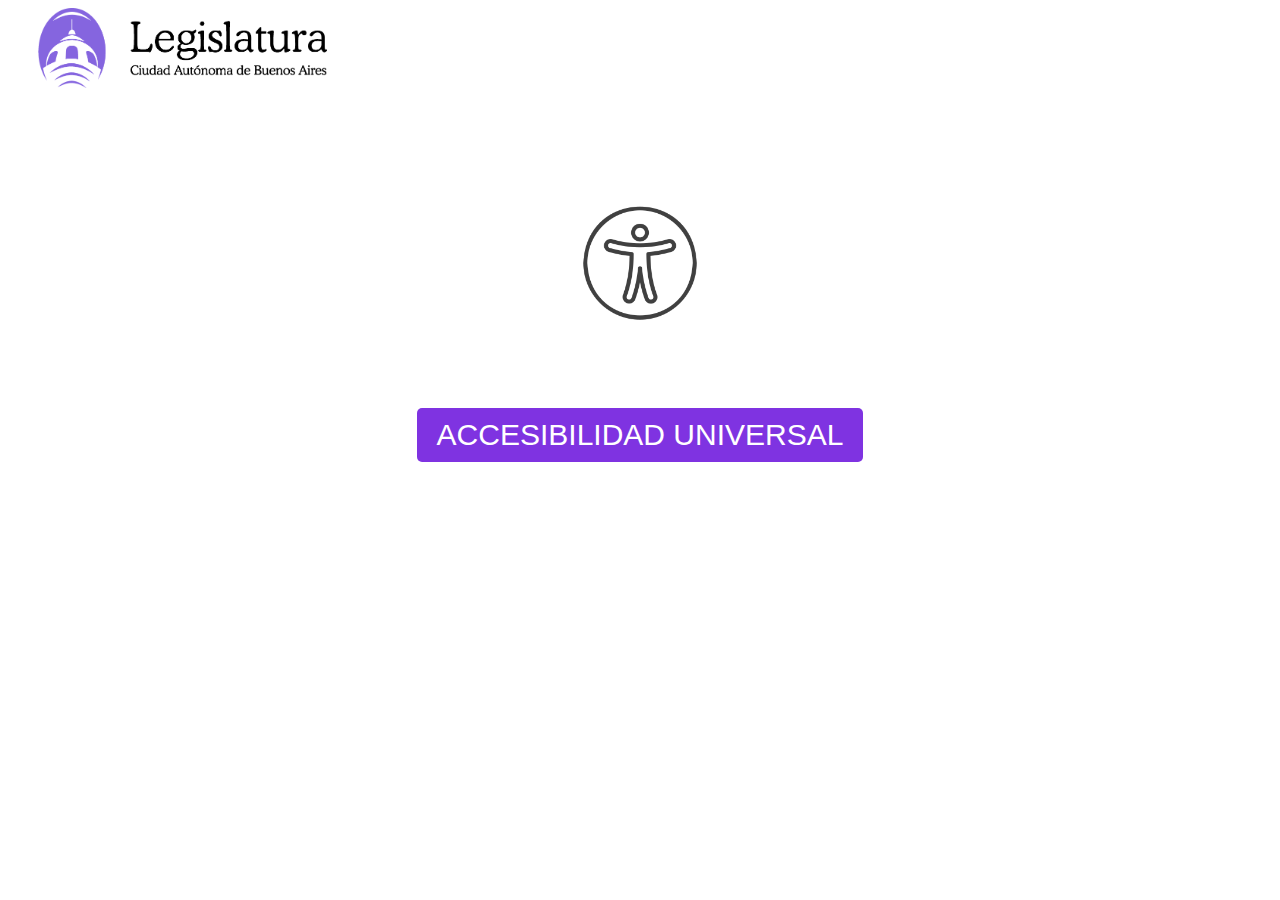
<file: app comunicacion/index.html>
<!DOCTYPE html>
<html lang="en">
<head>
    <meta charset="UTF-8">
    <meta name="viewport" content="width=device-width, initial-scale=1.0">
    <link rel="stylesheet" href="./css/styles.css">
    <title>app comunicacion</title>
    <script src="./js/app.js"></script>
</head>
<body class="body">
    <header class="header">
        <div class="containerTitulo">
            <img src="./imagenes/logo-lcaba.png" alt="" class="logoCaba">
        </div>
    </header>
    <main class="">
        <div class="container-acces">
            <img src="./imagenes/universal.png" alt="" class="accesibilidad">
        </div>
        <div class="container-btn">
            <a href="./botonera.html" class="btn">ACCESIBILIDAD UNIVERSAL</a>
        </div>
    </main>
    <footer>

    </footer>
</body>
</html>
</file>
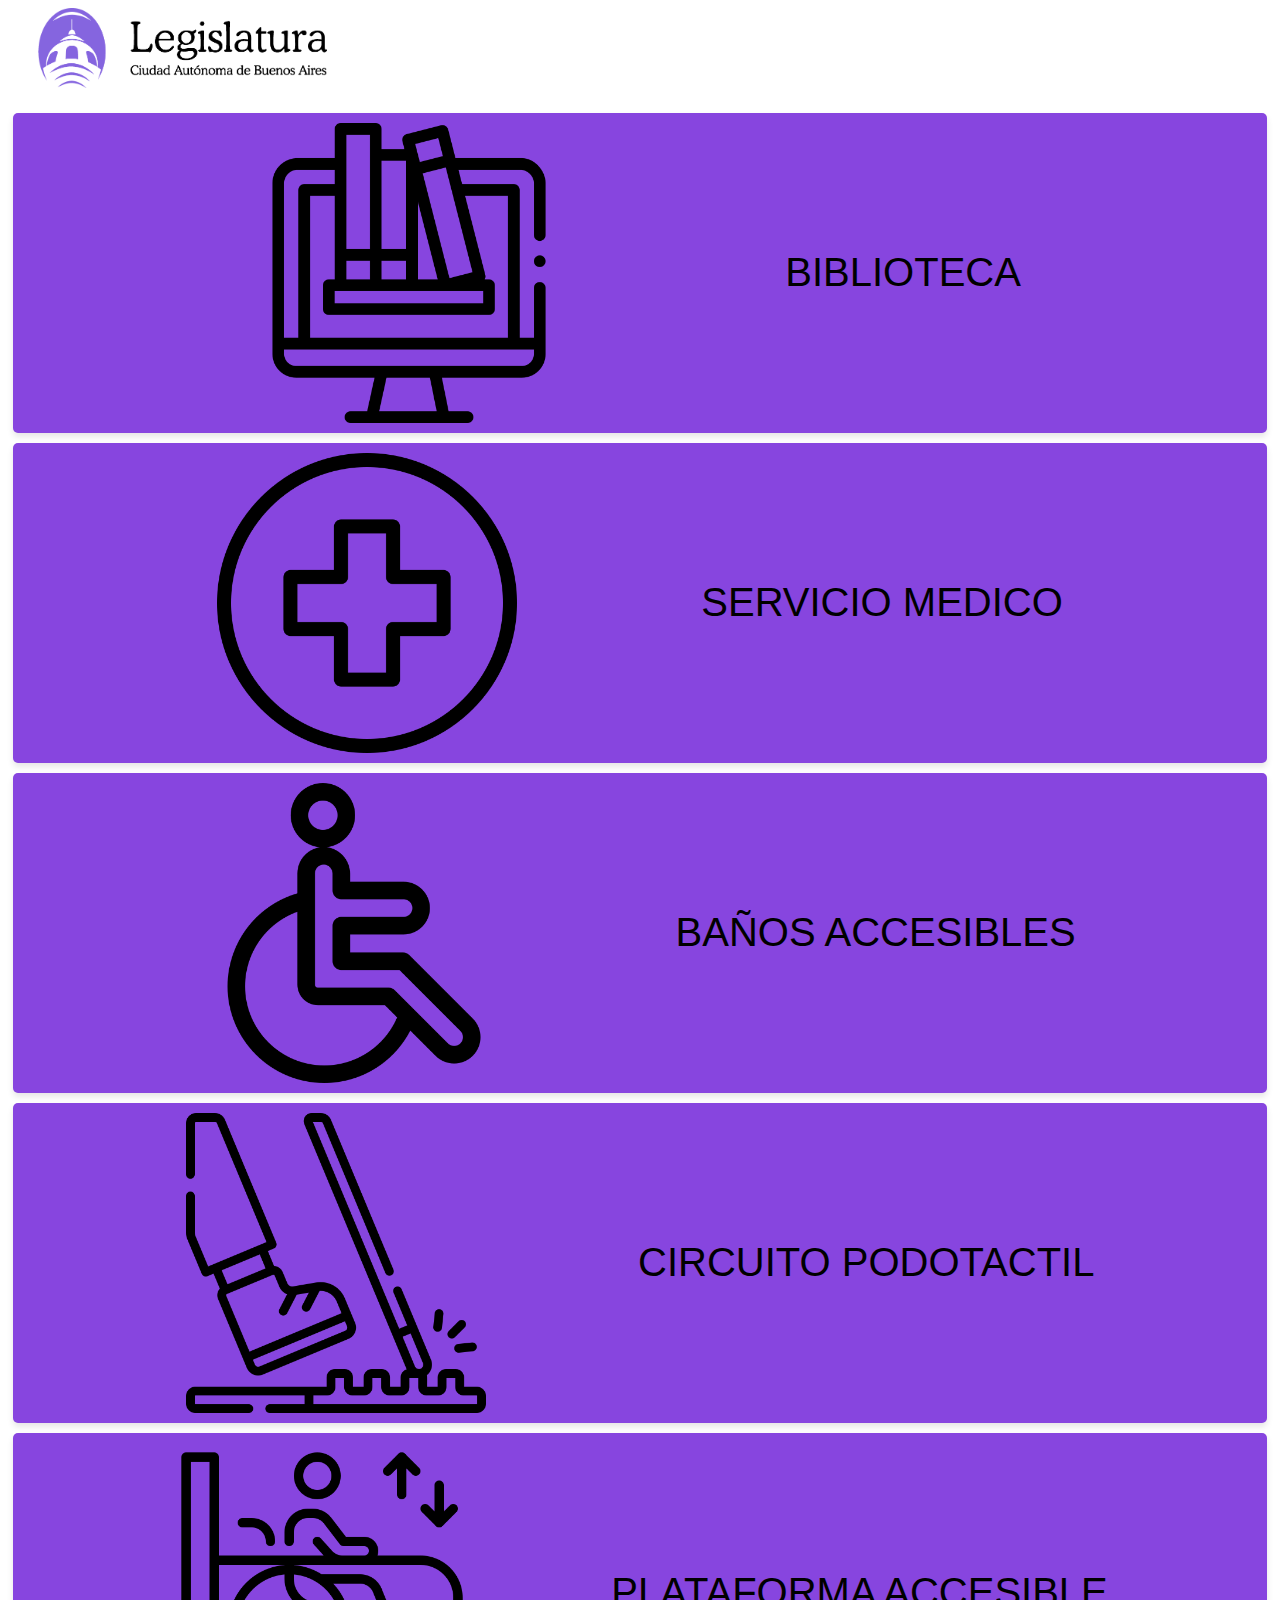
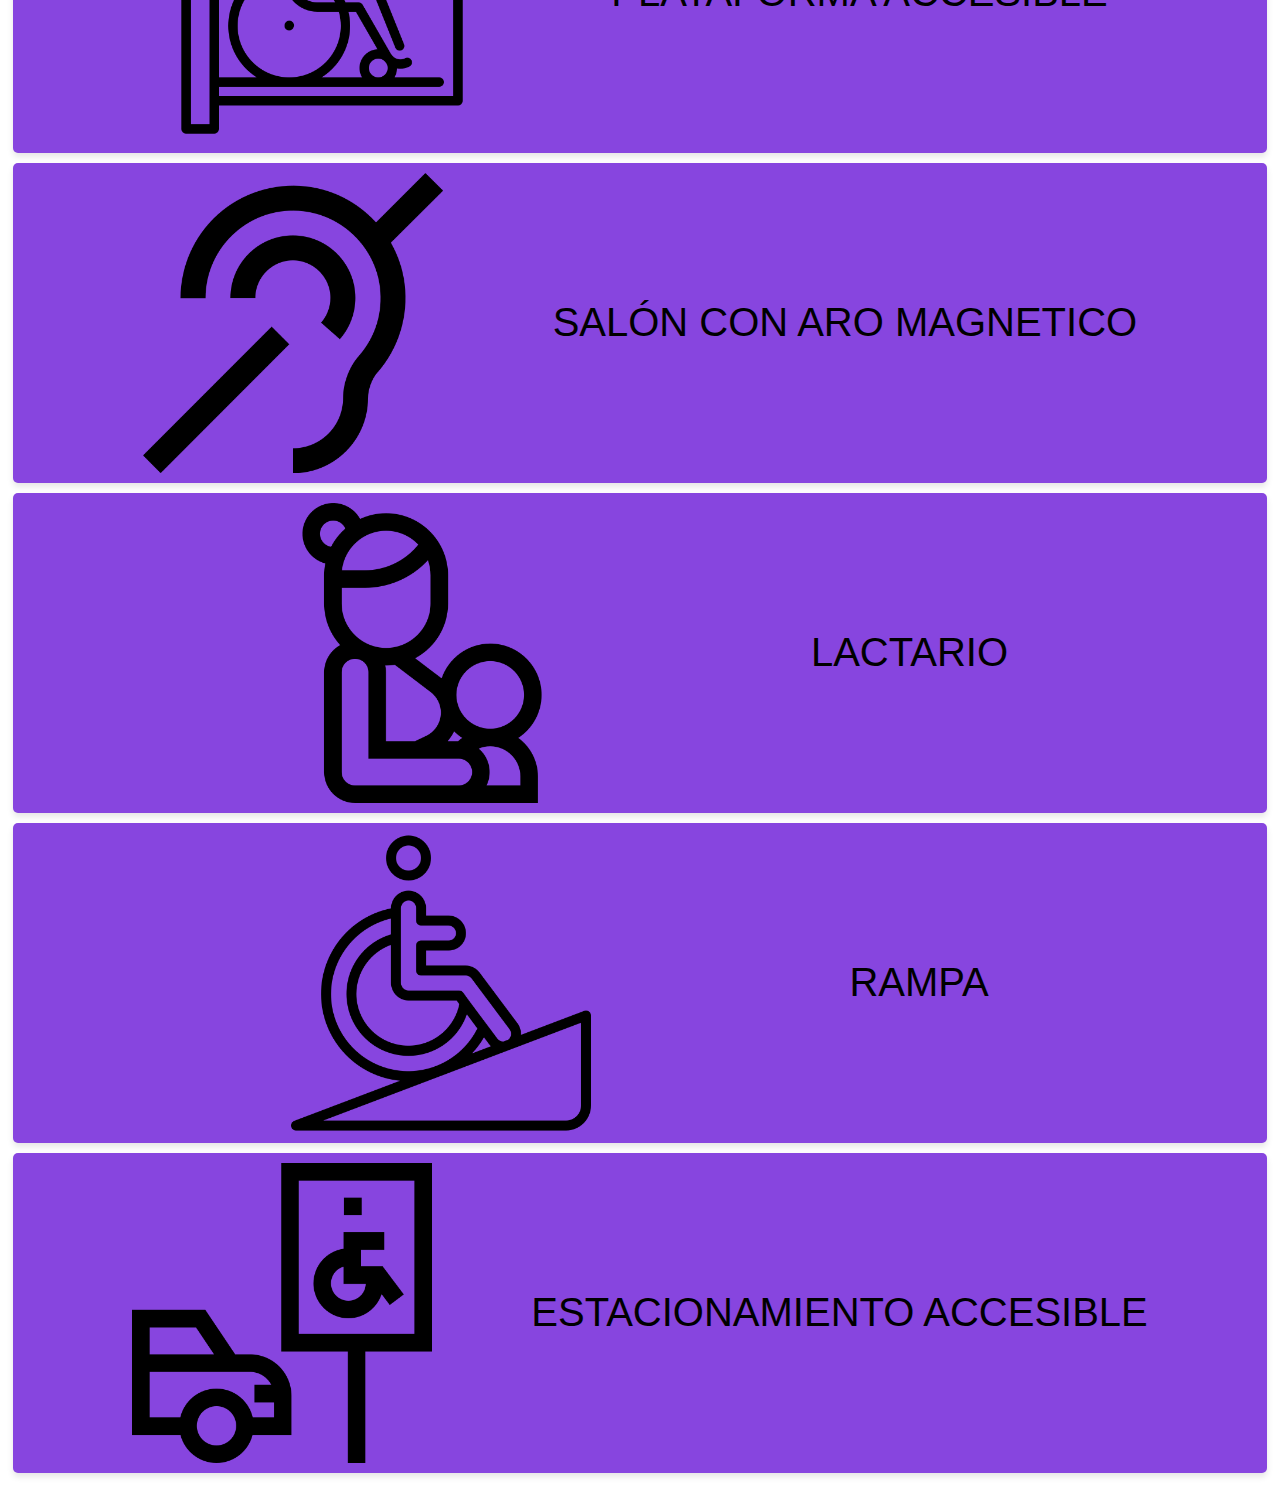
<file: app comunicacion/botonera.html>
<!DOCTYPE html>
<html lang="en">
<head>
    <meta charset="UTF-8">
    <meta name="viewport" content="width=device-width, initial-scale=1.0">
    <title>Document</title>
    <link rel="stylesheet" href="./css/styles.css">
    <script src="./js/app.js"></script>
</head>
<body class="body">
    <header class="header">
        <div class="containerTitulo">
            <img src="./imagenes/logo-lcaba.png" alt="" class="logoCaba">
        </div>
    </header>
    <main class="main">
        <h2 class="subTitulo"></h2>
        <div class="containerBotones">
            <button class="boton" type="button" onclick="sound.play()">
                <img src="./imagenes/biblioteca-en-linea.png" alt="" class="logo-bano">
                BIBLIOTECA 
            </button>
            <button onclick="sound1.play()" class="boton" type="button">
                <img src="./imagenes/simbolo-medico.png" alt="" class="logo-bano">
                SERVICIO MEDICO
            </button>
            <button onclick="sound2.play()" class="boton" type="button">
                <img src="./imagenes/bano.png" alt="" class="logo-bano">
                BAÑOS ACCESIBLES
            </button>
            <button class="boton" type="button" onclick="sound3.play()">
                <img src="./imagenes/tactil.png" alt="" class="logo-bano">
                CIRCUITO PODOTACTIL
            </button>
            <button class="boton" type="button" onclick="sound4.play()">
                <img src="./imagenes/acceso-al-ascensor.png" alt="" class="logo-bano">
                PLATAFORMA ACCESIBLE
            </button>
            <button class="boton" type="button" onclick="sound5.play()">
                <img src="./imagenes/oido-sordo.png" alt="" class="logo-bano">
                SALÓN CON ARO MAGNETICO
            </button>
            <button class="boton" type="button" onclick="sound6.play()">
                <img src="./imagenes/amamantamiento.png" alt="" class="logo-bano">
                LACTARIO
            </button>
            <button class="boton" type="button" onclick="sound7.play()">
                <img src="./imagenes/rampa.png" alt="" class="logo-bano">
                RAMPA
            </button>
            <button class="boton" type="button" onclick="sound8.play()">
                <img src="./imagenes/senal-de-estacionamiento.png" alt="" class="logo-bano">
                ESTACIONAMIENTO ACCESIBLE
            </button>
        </div>
    </main>
    <footer>

    </footer>
</body>
</html>
</file>
<file: app comunicacion/css/styles.css>
.boton{
    font-size: 40px;
    margin: 5px;
    padding: 10px 20px;
    background-color: rgb(135, 69, 223);
    color: black;
    border: none;
    border-radius: 5px;
    cursor: pointer;
    box-shadow: 0 4px 6px rgba(0, 0, 0, 0.1);
    display: flex;
    justify-content: space-evenly;
    align-items: center;
}
.boton:hover{
    background-color: #c076d6;
}
.containerTitulo{
    display: flex;
    justify-content: left;
}
.accesibilidad{
    height: 150px;
    margin-top: 100px;
}
.container-acces{
    display: flex;
    justify-content: center;
}
.logoCaba{
    height: 80px;
    margin-left: 30px;
}
.titulo{
    color: blueviolet;
    margin-right: 30px;
    
    
}
.header{
    background-color: white;
}

.subTitulo{
    color: white;
    font-family: 'Segoe UI', Tahoma, Geneva, Verdana, sans-serif;
}

.containerBotones{
    display: flex;
    justify-content:center;
    flex-direction:column;
}
.btn {
    padding: 10px 20px;
    background-color:rgb(127, 51, 225);
    color: white;
    text-decoration: none; 
    border-radius: 5px;
    font-family: 'Segoe UI', Tahoma, Geneva, Verdana, sans-serif;
    cursor: pointer;
    font-size: 30px;
    display: inline-block;
    margin-top: 70px;
}
.container-btn{
    display: flex;
    justify-content: center;
}
.btn:hover {
    background-color: #c576d6;
}
.logo-bano{
    height: 300px;
}
</file>
